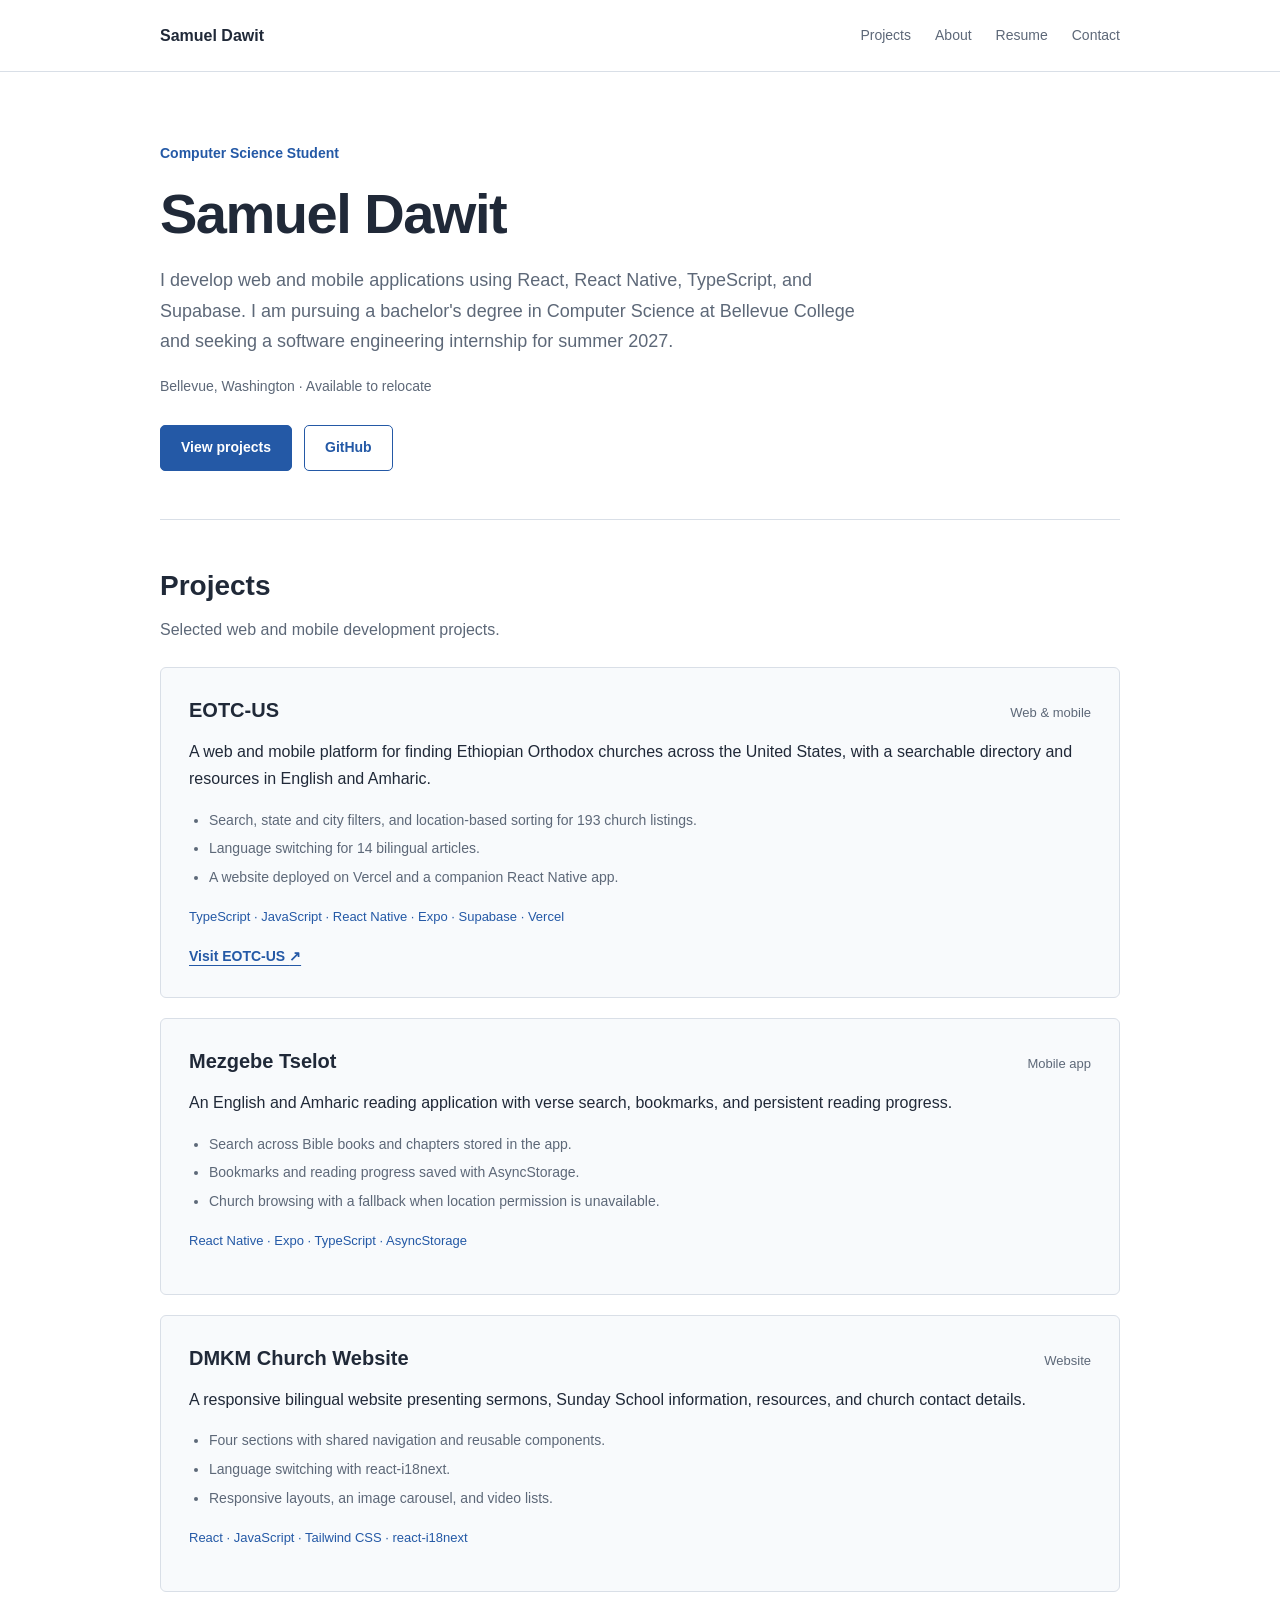
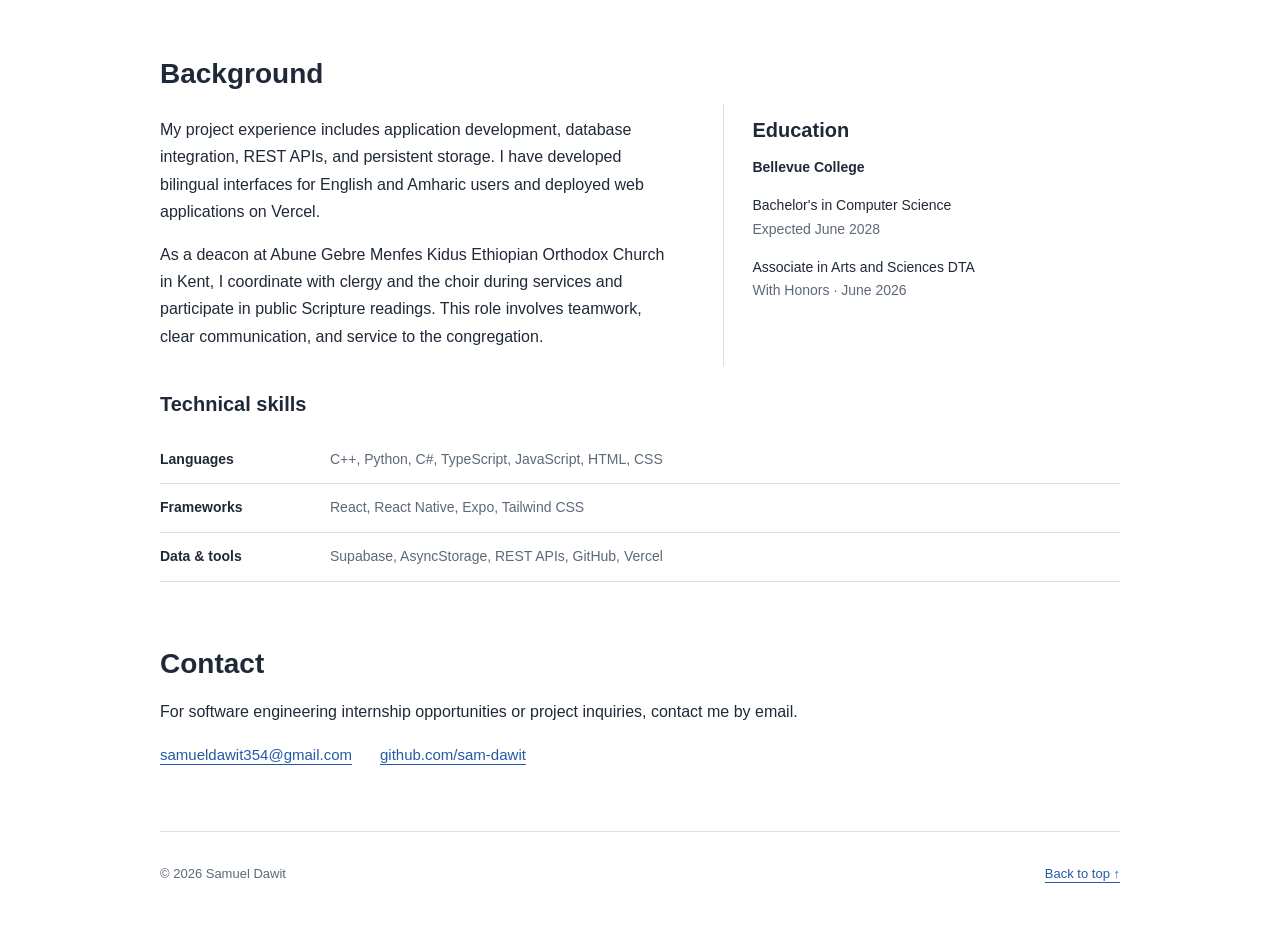
<file: index.html>
<!DOCTYPE html>
<html lang="en">
<head>
  <meta charset="UTF-8">
  <meta name="viewport" content="width=device-width, initial-scale=1.0">
  <meta name="description" content="Samuel Dawit's portfolio. Computer science student at Bellevue College building web and mobile apps.">
  <meta name="theme-color" content="#ffffff">
  <meta property="og:title" content="Samuel Dawit | Portfolio">
  <meta property="og:description" content="Computer science student at Bellevue College. Projects, education, and contact information.">
  <meta property="og:type" content="website">
  <meta property="og:url" content="https://sam-dawit.github.io/">
  <title>Samuel Dawit | Portfolio</title>
  <link rel="icon" href="favicon.svg" type="image/svg+xml">
  <link rel="stylesheet" href="styles.css">
</head>
<body>
  <a class="skip-link" href="#main">Skip to content</a>

  <header class="site-header">
    <div class="container header-content">
      <a class="site-name" href="#home">Samuel Dawit</a>
      <nav aria-label="Main navigation">
        <a href="#projects">Projects</a>
        <a href="#about">About</a>
        <a href="resume.html" target="_blank" rel="noopener noreferrer" aria-label="Resume (opens in a new tab)">Resume</a>
        <a href="#contact">Contact</a>
      </nav>
    </div>
  </header>

  <main id="main" class="container">
    <section id="home" class="intro" aria-labelledby="intro-title">
      <p class="intro-label">Computer Science Student</p>
      <h1 id="intro-title">Samuel Dawit</h1>
      <p class="intro-text">
        I develop web and mobile applications using React, React Native, TypeScript,
        and Supabase. I am pursuing a bachelor's degree in Computer Science at
        Bellevue College and seeking a software engineering internship for summer 2027.
      </p>
      <p class="intro-location">Bellevue, Washington · Available to relocate</p>
      <div class="intro-links">
        <a class="button" href="#projects">View projects</a>
        <a class="button button-outline" href="https://github.com/sam-dawit">GitHub</a>
      </div>
    </section>

    <section id="projects" aria-labelledby="projects-title">
      <h2 id="projects-title">Projects</h2>
      <p class="section-description">Selected web and mobile development projects.</p>

      <div class="project-list">
        <article class="project">
          <div class="project-heading">
            <h3>EOTC-US</h3>
            <span class="project-type">Web &amp; mobile</span>
          </div>
          <p>
            A web and mobile platform for finding Ethiopian Orthodox churches across
            the United States, with a searchable directory and resources in English
            and Amharic.
          </p>
          <ul>
            <li>Search, state and city filters, and location-based sorting for 193 church listings.</li>
            <li>Language switching for 14 bilingual articles.</li>
            <li>A website deployed on Vercel and a companion React Native app.</li>
          </ul>
          <p class="tech-stack">TypeScript · JavaScript · React Native · Expo · Supabase · Vercel</p>
          <a class="project-link" href="https://eotc-us.vercel.app/">Visit EOTC-US <span aria-hidden="true">↗</span></a>
        </article>

        <article class="project">
          <div class="project-heading">
            <h3>Mezgebe Tselot</h3>
            <span class="project-type">Mobile app</span>
          </div>
          <p>
            An English and Amharic reading application with verse search, bookmarks,
            and persistent reading progress.
          </p>
          <ul>
            <li>Search across Bible books and chapters stored in the app.</li>
            <li>Bookmarks and reading progress saved with AsyncStorage.</li>
            <li>Church browsing with a fallback when location permission is unavailable.</li>
          </ul>
          <p class="tech-stack">React Native · Expo · TypeScript · AsyncStorage</p>
        </article>

        <article class="project">
          <div class="project-heading">
            <h3>DMKM Church Website</h3>
            <span class="project-type">Website</span>
          </div>
          <p>
            A responsive bilingual website presenting sermons, Sunday School
            information, resources, and church contact details.
          </p>
          <ul>
            <li>Four sections with shared navigation and reusable components.</li>
            <li>Language switching with react-i18next.</li>
            <li>Responsive layouts, an image carousel, and video lists.</li>
          </ul>
          <p class="tech-stack">React · JavaScript · Tailwind CSS · react-i18next</p>
        </article>
      </div>
    </section>

    <section id="about" aria-labelledby="about-title">
      <h2 id="about-title">Background</h2>
      <div class="about-grid">
        <div>
          <p>
            My project experience includes application development, database
            integration, REST APIs, and persistent storage. I have developed
            bilingual interfaces for English and Amharic users and deployed
            web applications on Vercel.
          </p>
          <p>
            As a deacon at Abune Gebre Menfes Kidus Ethiopian Orthodox Church in Kent,
            I coordinate with clergy and the choir during services and participate
            in public Scripture readings. This role involves teamwork, clear
            communication, and service to the congregation.
          </p>
        </div>
        <div class="education">
          <h3>Education</h3>
          <p><strong>Bellevue College</strong></p>
          <p>Bachelor's in Computer Science<br><span class="muted">Expected June 2028</span></p>
          <p>Associate in Arts and Sciences DTA<br><span class="muted">With Honors · June 2026</span></p>
        </div>
      </div>

      <h3 class="skills-heading">Technical skills</h3>
      <dl class="skills">
        <div><dt>Languages</dt><dd>C++, Python, C#, TypeScript, JavaScript, HTML, CSS</dd></div>
        <div><dt>Frameworks</dt><dd>React, React Native, Expo, Tailwind CSS</dd></div>
        <div><dt>Data &amp; tools</dt><dd>Supabase, AsyncStorage, REST APIs, GitHub, Vercel</dd></div>
      </dl>
    </section>

    <section id="contact" aria-labelledby="contact-title">
      <h2 id="contact-title">Contact</h2>
      <p>For software engineering internship opportunities or project inquiries, contact me by email.</p>
      <div class="contact-links">
        <a href="mailto:samueldawit354@gmail.com">samueldawit354@gmail.com</a>
        <a href="https://github.com/sam-dawit">github.com/sam-dawit</a>
      </div>
    </section>
  </main>

  <footer class="container">
    <p>© 2026 Samuel Dawit</p>
    <a href="#home">Back to top ↑</a>
  </footer>
</body>
</html>
</file>
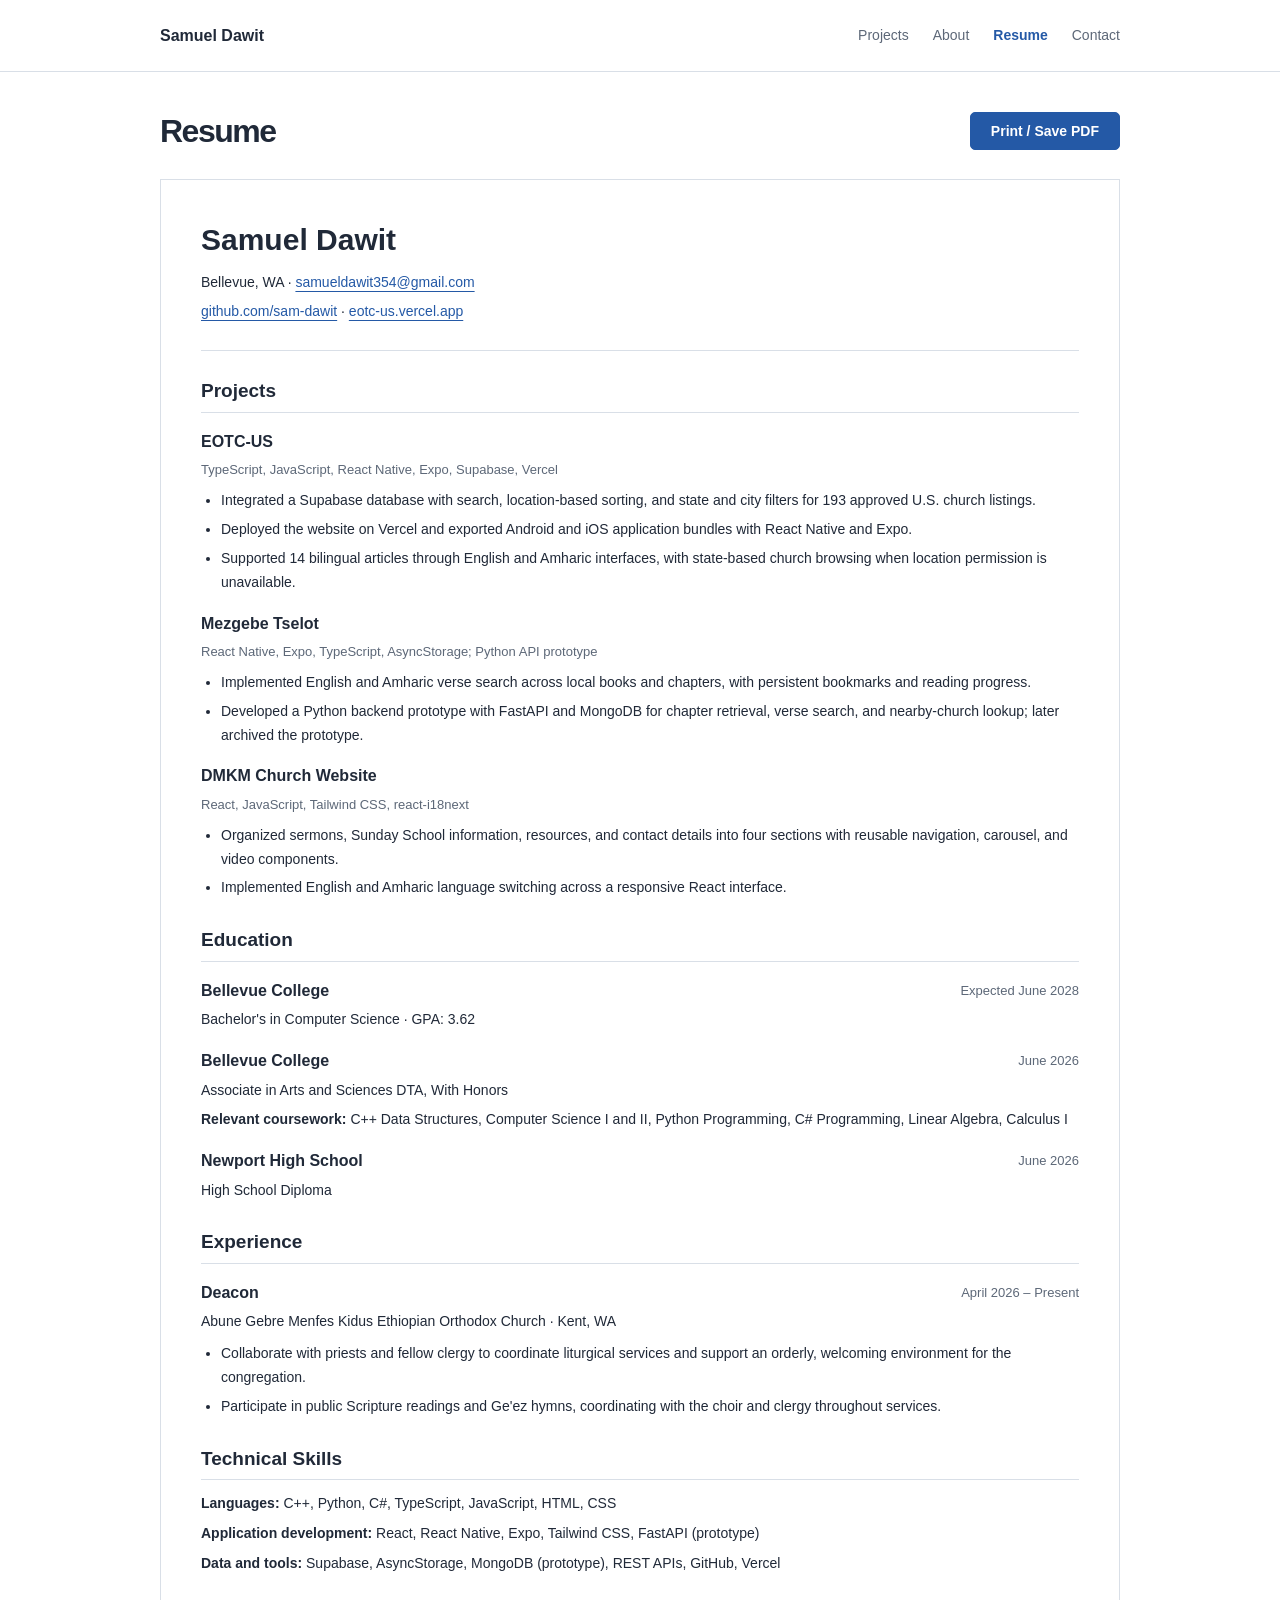
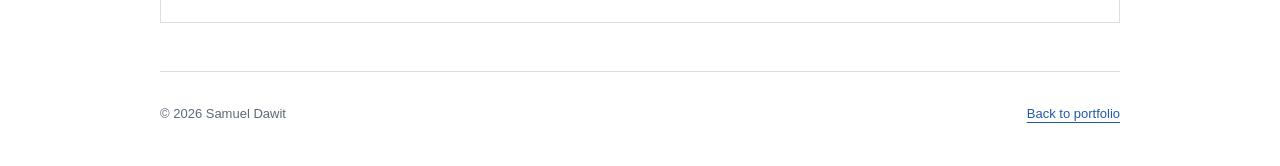
<file: resume.html>
<!DOCTYPE html>
<html lang="en">
<head>
  <meta charset="UTF-8">
  <meta name="viewport" content="width=device-width, initial-scale=1.0">
  <meta name="description" content="Samuel Dawit's resume: software projects, computer science education, experience, and technical skills.">
  <meta name="theme-color" content="#ffffff">
  <title>Resume | Samuel Dawit</title>
  <link rel="icon" href="favicon.svg" type="image/svg+xml">
  <link rel="stylesheet" href="styles.css">
  <script src="resume.js" defer></script>
</head>
<body>
  <a class="skip-link" href="#main">Skip to content</a>
  <header class="site-header">
    <div class="container header-content">
      <a class="site-name" href="index.html">Samuel Dawit</a>
      <nav aria-label="Main navigation">
        <a href="index.html#projects">Projects</a>
        <a href="index.html#about">About</a>
        <a href="resume.html" target="_blank" rel="noopener noreferrer" aria-current="page" aria-label="Resume (opens in a new tab)">Resume</a>
        <a href="index.html#contact">Contact</a>
      </nav>
    </div>
  </header>

  <main id="main" class="container resume-page">
    <div class="resume-toolbar">
      <h1>Resume</h1>
      <button class="button" id="print-resume" type="button" hidden>Print / Save PDF</button>
    </div>

    <article class="resume" aria-label="Samuel Dawit's resume">
      <header class="resume-header">
        <h2>Samuel Dawit</h2>
        <p>Bellevue, WA · <a href="mailto:samueldawit354@gmail.com">samueldawit354@gmail.com</a></p>
        <p><a href="https://github.com/sam-dawit">github.com/sam-dawit</a> · <a href="https://eotc-us.vercel.app/">eotc-us.vercel.app</a></p>
      </header>

      <section aria-labelledby="resume-projects">
        <h2 id="resume-projects">Projects</h2>
        <div class="resume-entry">
          <h3>EOTC-US</h3>
          <p class="resume-stack">TypeScript, JavaScript, React Native, Expo, Supabase, Vercel</p>
          <ul>
            <li>Integrated a Supabase database with search, location-based sorting, and state and city filters for 193 approved U.S. church listings.</li>
            <li>Deployed the website on Vercel and exported Android and iOS application bundles with React Native and Expo.</li>
            <li>Supported 14 bilingual articles through English and Amharic interfaces, with state-based church browsing when location permission is unavailable.</li>
          </ul>
        </div>
        <div class="resume-entry">
          <h3>Mezgebe Tselot</h3>
          <p class="resume-stack">React Native, Expo, TypeScript, AsyncStorage; Python API prototype</p>
          <ul>
            <li>Implemented English and Amharic verse search across local books and chapters, with persistent bookmarks and reading progress.</li>
            <li>Developed a Python backend prototype with FastAPI and MongoDB for chapter retrieval, verse search, and nearby-church lookup; later archived the prototype.</li>
          </ul>
        </div>
        <div class="resume-entry">
          <h3>DMKM Church Website</h3>
          <p class="resume-stack">React, JavaScript, Tailwind CSS, react-i18next</p>
          <ul>
            <li>Organized sermons, Sunday School information, resources, and contact details into four sections with reusable navigation, carousel, and video components.</li>
            <li>Implemented English and Amharic language switching across a responsive React interface.</li>
          </ul>
        </div>
      </section>

      <section aria-labelledby="resume-education">
        <h2 id="resume-education">Education</h2>
        <div class="resume-entry">
          <div class="resume-entry-heading"><h3>Bellevue College</h3><span>Expected June 2028</span></div>
          <p>Bachelor's in Computer Science · GPA: 3.62</p>
        </div>
        <div class="resume-entry">
          <div class="resume-entry-heading"><h3>Bellevue College</h3><span>June 2026</span></div>
          <p>Associate in Arts and Sciences DTA, With Honors</p>
          <p><strong>Relevant coursework:</strong> C++ Data Structures, Computer Science I and II, Python Programming, C# Programming, Linear Algebra, Calculus I</p>
        </div>
        <div class="resume-entry">
          <div class="resume-entry-heading"><h3>Newport High School</h3><span>June 2026</span></div>
          <p>High School Diploma</p>
        </div>
      </section>

      <section aria-labelledby="resume-experience">
        <h2 id="resume-experience">Experience</h2>
        <div class="resume-entry">
          <div class="resume-entry-heading"><h3>Deacon</h3><span>April 2026 – Present</span></div>
          <p>Abune Gebre Menfes Kidus Ethiopian Orthodox Church · Kent, WA</p>
          <ul>
            <li>Collaborate with priests and fellow clergy to coordinate liturgical services and support an orderly, welcoming environment for the congregation.</li>
            <li>Participate in public Scripture readings and Ge'ez hymns, coordinating with the choir and clergy throughout services.</li>
          </ul>
        </div>
      </section>

      <section aria-labelledby="resume-skills">
        <h2 id="resume-skills">Technical Skills</h2>
        <p><strong>Languages:</strong> C++, Python, C#, TypeScript, JavaScript, HTML, CSS</p>
        <p><strong>Application development:</strong> React, React Native, Expo, Tailwind CSS, FastAPI (prototype)</p>
        <p><strong>Data and tools:</strong> Supabase, AsyncStorage, MongoDB (prototype), REST APIs, GitHub, Vercel</p>
      </section>
    </article>
  </main>

  <footer class="container">
    <p>© 2026 Samuel Dawit</p>
    <a href="index.html">Back to portfolio</a>
  </footer>
</body>
</html>
</file>
<file: styles.css>
:root {
  --background: #ffffff;
  --text: #202938;
  --muted: #5d6878;
  --accent: #2459a6;
  --border: #d9dfe7;
}

* {
  box-sizing: border-box;
}

html {
  scroll-behavior: smooth;
  scroll-padding-top: 24px;
}

body {
  margin: 0;
  background: var(--background);
  color: var(--text);
  font-family: Arial, Helvetica, sans-serif;
  font-size: 16px;
  line-height: 1.7;
}

a {
  color: var(--accent);
  text-underline-offset: 4px;
}

a:hover {
  text-decoration-thickness: 2px;
}

a:focus-visible {
  outline: 3px solid var(--accent);
  outline-offset: 4px;
}

.container {
  width: min(960px, calc(100% - 48px));
  margin: 0 auto;
}

.skip-link {
  position: absolute;
  top: -80px;
  left: 16px;
  padding: 10px 16px;
  background: white;
  z-index: 1;
}

.skip-link:focus {
  top: 12px;
}

.site-header {
  background: white;
  border-bottom: 1px solid var(--border);
}

.header-content {
  display: flex;
  justify-content: space-between;
  align-items: center;
  gap: 20px;
  padding: 22px 0;
}

.site-name {
  color: var(--text);
  font-weight: 700;
  text-decoration: none;
}

nav {
  display: flex;
  flex-wrap: wrap;
  gap: 24px;
}

nav a {
  color: var(--muted);
  font-size: 14px;
  text-decoration: none;
}

nav a:hover {
  color: var(--accent);
  text-decoration: underline;
}

section {
  margin-bottom: 64px;
}

.intro {
  padding: 56px 0 48px;
  margin-bottom: 48px;
  border-bottom: 1px solid var(--border);
}

.intro-label {
  color: var(--accent);
  font-size: 14px;
  font-weight: 600;
}

h1 {
  margin: 12px 0 18px;
  font-size: clamp(36px, 6vw, 56px);
  line-height: 1.2;
  letter-spacing: -1.5px;
}

.intro-text {
  max-width: 720px;
  font-size: 18px;
  color: var(--muted);
}

.intro-location {
  margin-top: 18px;
  color: var(--muted);
  font-size: 14px;
}

.intro-links {
  display: flex;
  flex-wrap: wrap;
  gap: 12px;
  margin-top: 26px;
}

.button {
  display: inline-block;
  padding: 10px 20px;
  border: 1px solid var(--accent);
  border-radius: 5px;
  background: var(--accent);
  color: white;
  font-size: 14px;
  font-weight: 600;
  text-decoration: none;
}

.button:hover {
  background: #1b437d;
  border-color: #1b437d;
}

.button-outline {
  background: transparent;
  color: var(--accent);
}

.button-outline:hover {
  background: #e5edf9;
  color: var(--accent);
}

h2 {
  margin: 0 0 12px;
  font-size: 28px;
  line-height: 1.3;
}

h3 {
  margin: 0;
  font-size: 20px;
  line-height: 1.4;
}

.section-description,
.muted {
  color: var(--muted);
}

.section-description {
  margin: 0 0 24px;
}

.project-list {
  display: grid;
  gap: 20px;
}

.project {
  padding: 28px;
  background: #f8fafc;
  border: 1px solid var(--border);
  border-radius: 6px;
}

.project-heading {
  display: flex;
  justify-content: space-between;
  align-items: baseline;
  gap: 16px;
}

.project-type {
  color: var(--muted);
  font-size: 13px;
  white-space: nowrap;
}

.project p {
  margin: 14px 0;
}

.project ul {
  padding-left: 20px;
  margin: 16px 0;
  color: var(--muted);
  font-size: 14px;
}

.project li + li {
  margin-top: 5px;
}

.project .tech-stack {
  color: var(--accent);
  font-size: 13px;
}

.project-link {
  font-size: 14px;
  font-weight: 600;
}

.about-grid {
  display: grid;
  grid-template-columns: 1.3fr 1fr;
  gap: 48px;
}

.about-grid p {
  margin-top: 12px;
}

.education {
  padding-left: 28px;
  border-left: 1px solid var(--border);
}

.education h3 {
  margin-top: 12px;
}

.education p {
  font-size: 14px;
}

.skills-heading {
  margin-top: 24px;
}

.skills {
  margin: 18px 0 0;
}

.skills div {
  display: grid;
  grid-template-columns: 150px 1fr;
  gap: 20px;
  padding: 12px 0;
  border-bottom: 1px solid var(--border);
  font-size: 14px;
}

dt {
  font-weight: 600;
}

dd {
  margin: 0;
  color: var(--muted);
}

.contact-links {
  display: flex;
  flex-wrap: wrap;
  gap: 12px 28px;
  font-size: 15px;
}

.contact-links a {
  overflow-wrap: anywhere;
}

footer {
  display: flex;
  justify-content: space-between;
  align-items: center;
  gap: 20px;
  padding: 18px 0 28px;
  border-top: 1px solid var(--border);
  font-size: 13px;
  color: var(--muted);
}

@media (max-width: 600px) {
  .container {
    width: calc(100% - 32px);
  }

  .header-content {
    align-items: flex-start;
    flex-direction: column;
    gap: 10px;
    padding: 16px 0;
  }

  .intro {
    padding-top: 40px;
  }

  .intro-text {
    font-size: 16px;
  }

  .project {
    padding: 22px;
  }

  .project-heading {
    flex-direction: column;
    gap: 6px;
  }

  .about-grid {
    grid-template-columns: 1fr;
    gap: 16px;
  }

  .education {
    padding-left: 0;
    border-left: 0;
  }

  .skills div {
    grid-template-columns: 1fr;
    gap: 4px;
  }

  .contact-links {
    flex-direction: column;
  }

  footer {
    align-items: flex-start;
    flex-direction: column;
    gap: 0;
  }
}

@media (prefers-reduced-motion: reduce) {
  html {
    scroll-behavior: auto;
  }
}

nav a[aria-current="page"] {
  color: var(--accent);
  font-weight: 600;
}

.resume-page {
  padding-top: 40px;
  padding-bottom: 48px;
}

.resume-toolbar {
  display: flex;
  align-items: center;
  justify-content: space-between;
  gap: 16px;
  margin-bottom: 28px;
}

.resume-toolbar h1 {
  margin: 0;
  font-size: 32px;
}

button.button {
  font-family: inherit;
  cursor: pointer;
}

button[hidden] {
  display: none;
}

button:focus-visible {
  outline: 3px solid var(--accent);
  outline-offset: 4px;
}

.resume {
  padding: 40px;
  border: 1px solid var(--border);
  font-size: 14px;
}

.resume-header {
  padding-bottom: 20px;
  margin-bottom: 28px;
  border-bottom: 1px solid var(--border);
}

.resume-header h2 {
  font-size: 30px;
}

.resume p {
  margin: 6px 0;
  overflow-wrap: anywhere;
}

.resume section {
  margin-bottom: 28px;
}

.resume section:last-child {
  margin-bottom: 0;
}

.resume section h2 {
  padding-bottom: 8px;
  border-bottom: 1px solid var(--border);
  font-size: 19px;
}

.resume h3 {
  font-size: 16px;
}

.resume-entry {
  margin-top: 18px;
}

.resume-entry-heading {
  display: flex;
  justify-content: space-between;
  gap: 16px;
}

.resume-entry-heading span,
.resume-stack {
  color: var(--muted);
  font-size: 13px;
}

.resume ul {
  padding-left: 20px;
  margin: 8px 0;
}

.resume li + li {
  margin-top: 5px;
}

@media (max-width: 600px) {
  .resume {
    padding: 22px;
  }

  .resume-toolbar {
    align-items: flex-start;
    flex-direction: column;
  }

  .resume-entry-heading {
    flex-direction: column;
    gap: 2px;
  }
}

@media print {
  @page {
    size: auto;
    margin: 14mm;
  }

  body {
    background: white;
    color: black;
  }

  .site-header,
  .skip-link,
  .resume-toolbar,
  footer {
    display: none;
  }

  .container {
    width: 100%;
  }

  .resume-page,
  .resume {
    padding: 0;
    border: 0;
  }

  .resume {
    font-size: 10pt;
    line-height: 1.4;
  }

  .resume-header {
    padding-bottom: 10px;
    margin-bottom: 14px;
  }

  .resume-header h2 {
    font-size: 22pt;
  }

  .resume section {
    margin-bottom: 16px;
  }

  .resume section h2 {
    font-size: 12pt;
    break-after: avoid;
  }

  .resume h3 {
    font-size: 11pt;
  }

  .resume-entry {
    margin-top: 12px;
    break-inside: avoid;
  }

  .resume-entry-heading {
    flex-direction: row;
  }

  .resume a,
  .resume-stack,
  .resume-entry-heading span {
    color: black;
    font-size: inherit;
  }
}
</file>
